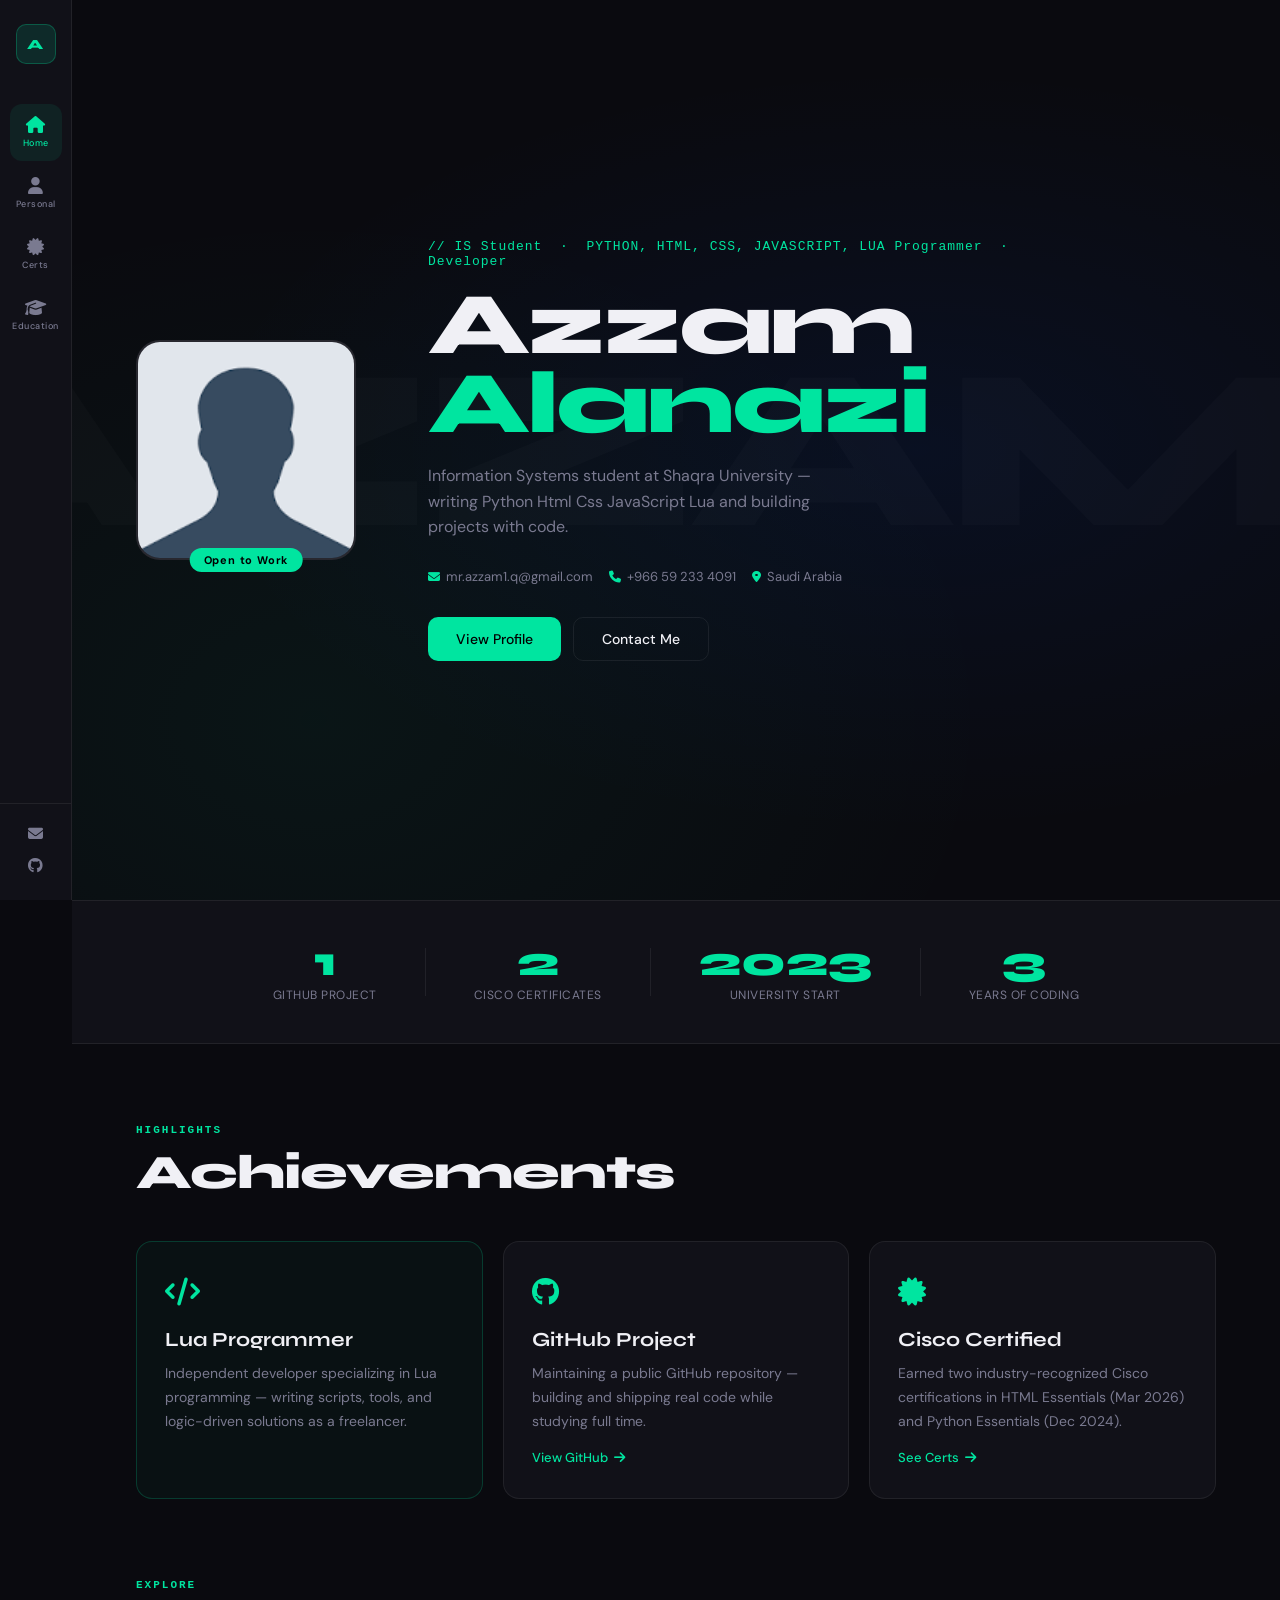
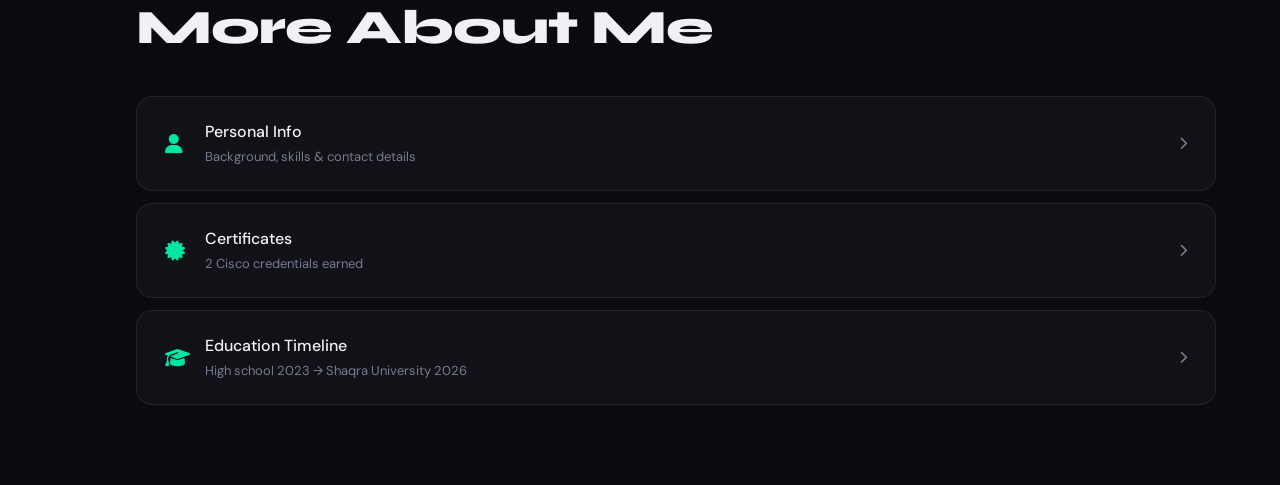
<file: index.html>
<!DOCTYPE html>
<html lang="en">
<head>
  <meta charset="UTF-8" />
  <meta name="viewport" content="width=device-width, initial-scale=1.0"/>
  <title>Azzam Alanazi — IS Student & Phython, HTML, CSS, JavaScript, Lua Developer</title>
  <link rel="stylesheet" href="style.css" />
  <link href="https://fonts.googleapis.com/css2?family=Syne:wght@700;800&family=DM+Sans:ital,opsz,wght@0,9..40,300;0,9..40,400;0,9..40,500;1,9..40,300&display=swap" rel="stylesheet"/>
  <link rel="stylesheet" href="https://cdnjs.cloudflare.com/ajax/libs/font-awesome/6.5.0/css/all.min.css"/>
</head>
<body>

  <nav class="sidebar" id="sidebar">
    <div class="sidebar-brand">A</div>
    <ul class="nav-links">
      <li><a href="index.html" class="active" title="Home"><i class="fas fa-house"></i><span>Home</span></a></li>
      <li><a href="personal.html" title="Personal Info"><i class="fas fa-user"></i><span>Personal</span></a></li>
      <li><a href="certificates.html" title="Certificates"><i class="fas fa-certificate"></i><span>Certs</span></a></li>
      <li><a href="education.html" title="Education"><i class="fas fa-graduation-cap"></i><span>Education</span></a></li>
    </ul>
    <div class="sidebar-footer">
      <a href="mailto:mr.azzam1.q@gmail.com" title="Email"><i class="fas fa-envelope"></i></a>
      <a href="https://github.com" target="_blank" title="GitHub"><i class="fab fa-github"></i></a>
    </div>
  </nav>

  <main class="main">

    <section class="hero">
      <div class="hero-bg-text">AZZAM</div>
      <div class="hero-inner">
        <div class="hero-photo-wrap">
          <div class="hero-photo">
            <img src="photo.jpg" alt="Azzam Alanazi" onerror="this.style.display='none'"/>
            <div class="photo-placeholder"><i class="fas fa-user"></i></div>
          </div>
          <div class="hero-badge">Open to Work</div>
        </div>
        <div class="hero-text">
          <p class="hero-tag">// IS Student &nbsp;·&nbsp; PYTHON, HTML, CSS, JAVASCRIPT, LUA Programmer &nbsp;·&nbsp; Developer</p>
          <h1 class="hero-name">Azzam<br/><span>Alanazi</span></h1>
          <p class="hero-subtitle">Information Systems student at Shaqra University — writing Python Html Css JavaScript Lua and building projects with code.</p>
          <div class="hero-contact">
            <a href="mailto:mr.azzam1.q@gmail.com"><i class="fas fa-envelope"></i> mr.azzam1.q@gmail.com</a>
            <a href="tel:+966592334091"><i class="fas fa-phone"></i> +966 59 233 4091</a>
            <span><i class="fas fa-location-dot"></i> Saudi Arabia</span>
          </div>
          <div class="hero-ctas">
            <a href="personal.html" class="btn btn-primary">View Profile</a>
            <a href="mailto:mr.azzam1.q@gmail.com" class="btn btn-outline">Contact Me</a>
          </div>
        </div>
      </div>
    </section>

    <section class="stats-strip">
      <div class="stat">
        <span class="stat-num">1</span>
        <span class="stat-label">GitHub Project</span>
      </div>
      <div class="stat-divider"></div>
      <div class="stat">
        <span class="stat-num" data-target="2">0</span>
        <span class="stat-label">Cisco Certificates</span>
      </div>
      <div class="stat-divider"></div>
      <div class="stat">
        <span class="stat-num">2023</span>
        <span class="stat-label">University Start</span>
      </div>
      <div class="stat-divider"></div>
      <div class="stat">
        <span class="stat-num">3</span>
        <span class="stat-label">Years of Coding</span>
      </div>
    </section>

    <section class="section">
      <div class="section-header">
        <span class="section-tag">highlights</span>
        <h2>Achievements</h2>
      </div>
      <div class="cards-grid">
        <div class="card card--accent">
          <div class="card-icon"><i class="fas fa-code"></i></div>
          <h3>Lua Programmer</h3>
          <p>Independent developer specializing in Lua programming — writing scripts, tools, and logic-driven solutions as a freelancer.</p>
        </div>
        <div class="card">
          <div class="card-icon"><i class="fab fa-github"></i></div>
          <h3>GitHub Project</h3>
          <p>Maintaining a public GitHub repository — building and shipping real code while studying full time.</p>
          <a href="https://github.com" target="_blank" class="card-link">View GitHub <i class="fas fa-arrow-right"></i></a>
        </div>
        <div class="card">
          <div class="card-icon"><i class="fas fa-certificate"></i></div>
          <h3>Cisco Certified</h3>
          <p>Earned two industry-recognized Cisco certifications in HTML Essentials (Mar 2026) and Python Essentials (Dec 2024).</p>
          <a href="certificates.html" class="card-link">See Certs <i class="fas fa-arrow-right"></i></a>
        </div>
      </div>
    </section>

    <section class="section section--pages">
      <div class="section-header">
        <span class="section-tag">explore</span>
        <h2>More About Me</h2>
      </div>
      <div class="page-links">
        <a href="personal.html" class="page-card">
          <i class="fas fa-user fa-lg"></i>
          <div>
            <strong>Personal Info</strong>
            <span>Background, skills &amp; contact details</span>
          </div>
          <i class="fas fa-chevron-right arrow"></i>
        </a>
        <a href="certificates.html" class="page-card">
          <i class="fas fa-certificate fa-lg"></i>
          <div>
            <strong>Certificates</strong>
            <span>2 Cisco credentials earned</span>
          </div>
          <i class="fas fa-chevron-right arrow"></i>
        </a>
        <a href="education.html" class="page-card">
          <i class="fas fa-graduation-cap fa-lg"></i>
          <div>
            <strong>Education Timeline</strong>
            <span>High school 2023 → Shaqra University 2026</span>
          </div>
          <i class="fas fa-chevron-right arrow"></i>
        </a>
      </div>
    </section>

  </main>

  <script src="main.js"></script>
</body>
</html>
</file>
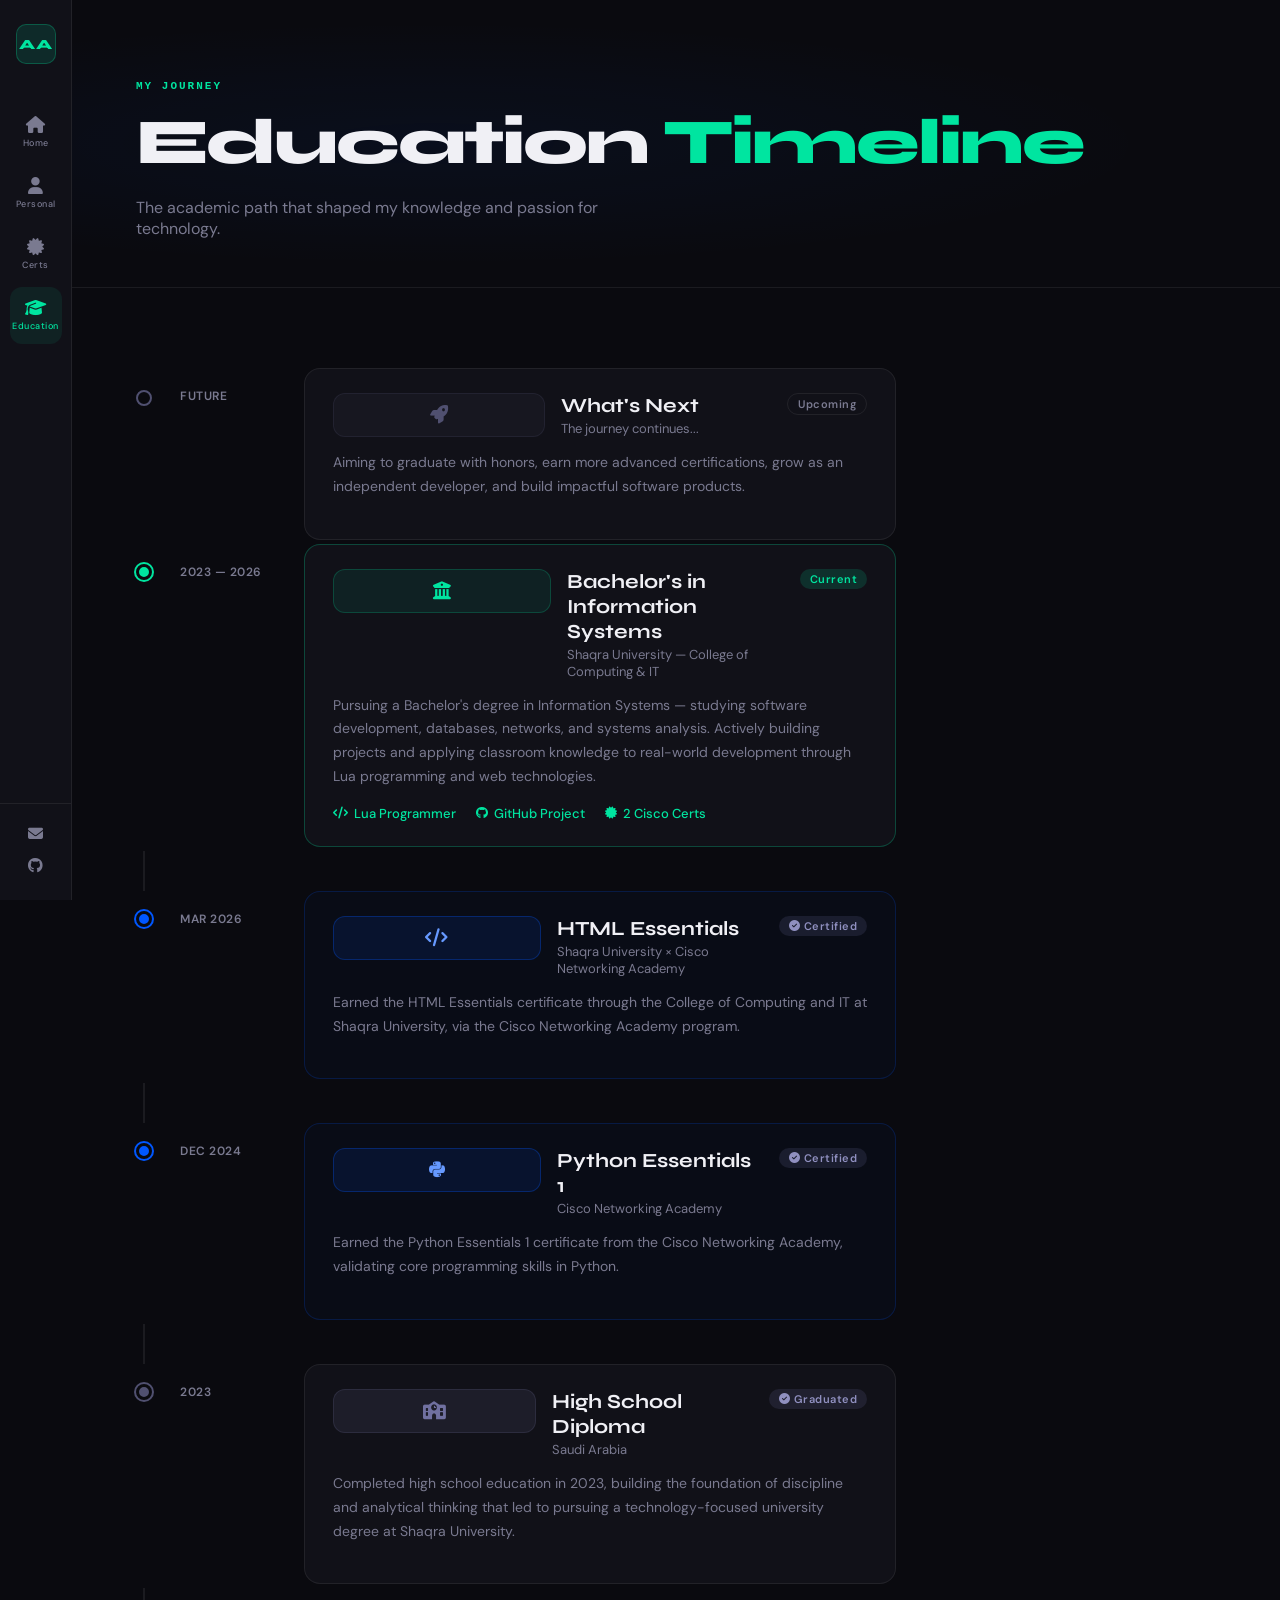
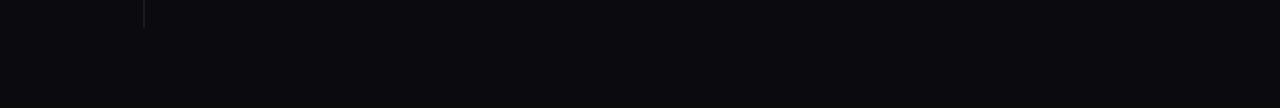
<file: education.html>
<!DOCTYPE html>
<html lang="en">
<head>
  <meta charset="UTF-8" />
  <meta name="viewport" content="width=device-width, initial-scale=1.0"/>
  <title>Education — Azzam Alanazi</title>
  <link rel="stylesheet" href="style.css" />
  <link href="https://fonts.googleapis.com/css2?family=Syne:wght@700;800&family=DM+Sans:ital,opsz,wght@0,9..40,300;0,9..40,400;0,9..40,500;1,9..40,300&display=swap" rel="stylesheet"/>
  <link rel="stylesheet" href="https://cdnjs.cloudflare.com/ajax/libs/font-awesome/6.5.0/css/all.min.css"/>
</head>
<body>

  <nav class="sidebar">
    <div class="sidebar-brand">AA</div>
    <ul class="nav-links">
      <li><a href="index.html" title="Home"><i class="fas fa-house"></i><span>Home</span></a></li>
      <li><a href="personal.html" title="Personal Info"><i class="fas fa-user"></i><span>Personal</span></a></li>
      <li><a href="certificates.html" title="Certificates"><i class="fas fa-certificate"></i><span>Certs</span></a></li>
      <li><a href="education.html" class="active" title="Education"><i class="fas fa-graduation-cap"></i><span>Education</span></a></li>
    </ul>
    <div class="sidebar-footer">
      <a href="mailto:mr.azzam1.q@gmail.com" title="Email"><i class="fas fa-envelope"></i></a>
      <a href="https://github.com" target="_blank" title="GitHub"><i class="fab fa-github"></i></a>
    </div>
  </nav>

  <main class="main">

    <section class="page-hero">
      <div class="page-hero-inner">
        <span class="section-tag">my journey</span>
        <h1>Education <span>Timeline</span></h1>
        <p>The academic path that shaped my knowledge and passion for technology.</p>
      </div>
    </section>

    <section class="section">
      <div class="timeline">

        <div class="timeline-item timeline-item--future">
          <div class="timeline-dot timeline-dot--future"></div>
          <div class="timeline-year">Future</div>
          <div class="timeline-card timeline-card--future">
            <div class="timeline-card-header">
              <div class="tl-icon tl-icon--future"><i class="fas fa-rocket"></i></div>
              <div>
                <h3>What's Next</h3>
                <p class="tl-school">The journey continues...</p>
              </div>
              <span class="badge badge--outline">Upcoming</span>
            </div>
            <p class="tl-desc">Aiming to graduate with honors, earn more advanced certifications, grow as an independent developer, and build impactful software products.</p>
          </div>
        </div>
        <!-- CURRENT: University -->
        <div class="timeline-item timeline-item--active">
          <div class="timeline-dot"></div>
          <div class="timeline-year">2023 — 2026</div>
          <div class="timeline-card">
            <div class="timeline-card-header">
              <div class="tl-icon"><i class="fas fa-university"></i></div>
              <div>
                <h3>Bachelor's in Information Systems</h3>
                <p class="tl-school">Shaqra University — College of Computing &amp; IT</p>
              </div>
              <span class="badge badge--green">Current</span>
            </div>
            <p class="tl-desc">Pursuing a Bachelor's degree in Information Systems — studying software development, databases, networks, and systems analysis. Actively building projects and applying classroom knowledge to real-world development through Lua programming and web technologies.</p>
            <div class="tl-highlights">
              <div class="tl-highlight"><i class="fas fa-code"></i> Lua Programmer</div>
              <div class="tl-highlight"><i class="fab fa-github"></i> GitHub Project</div>
              <div class="tl-highlight"><i class="fas fa-certificate"></i> 2 Cisco Certs</div>
            </div>
          </div>
        </div>

        <div class="timeline-connector"></div>

        <!-- Cisco HTML cert milestone -->
        <div class="timeline-item">
          <div class="timeline-dot timeline-dot--milestone"></div>
          <div class="timeline-year">Mar 2026</div>
          <div class="timeline-card timeline-card--milestone">
            <div class="timeline-card-header">
              <div class="tl-icon tl-icon--milestone"><i class="fas fa-code"></i></div>
              <div>
                <h3>HTML Essentials</h3>
                <p class="tl-school">Shaqra University × Cisco Networking Academy</p>
              </div>
              <span class="badge badge--done"><i class="fas fa-circle-check"></i> Certified</span>
            </div>
            <p class="tl-desc">Earned the HTML Essentials certificate through the College of Computing and IT at Shaqra University, via the Cisco Networking Academy program.</p>
          </div>
        </div>

        <div class="timeline-connector"></div>

        <!-- Cisco Python cert milestone -->
        <div class="timeline-item">
          <div class="timeline-dot timeline-dot--milestone"></div>
          <div class="timeline-year">Dec 2024</div>
          <div class="timeline-card timeline-card--milestone">
            <div class="timeline-card-header">
              <div class="tl-icon tl-icon--milestone"><i class="fab fa-python"></i></div>
              <div>
                <h3>Python Essentials 1</h3>
                <p class="tl-school">Cisco Networking Academy</p>
              </div>
              <span class="badge badge--done"><i class="fas fa-circle-check"></i> Certified</span>
            </div>
            <p class="tl-desc">Earned the Python Essentials 1 certificate from the Cisco Networking Academy, validating core programming skills in Python.</p>
          </div>
        </div>

        <div class="timeline-connector"></div>
        
        <!-- High school -->
        <div class="timeline-item">
          <div class="timeline-dot timeline-dot--done"></div>
          <div class="timeline-year">2023</div>
          <div class="timeline-card">
            <div class="timeline-card-header">
              <div class="tl-icon tl-icon--done"><i class="fas fa-school"></i></div>
              <div>
                <h3>High School Diploma</h3>
                <p class="tl-school">Saudi Arabia</p>
              </div>
              <span class="badge badge--done"><i class="fas fa-circle-check"></i> Graduated</span>
            </div>
            <p class="tl-desc">Completed high school education in 2023, building the foundation of discipline and analytical thinking that led to pursuing a technology-focused university degree at Shaqra University.</p>
          </div>
        </div>

        <div class="timeline-connector"></div>



      </div>
    </section>
  </main>
  <script src="main.js"></script>
</body>
</html>
</file>
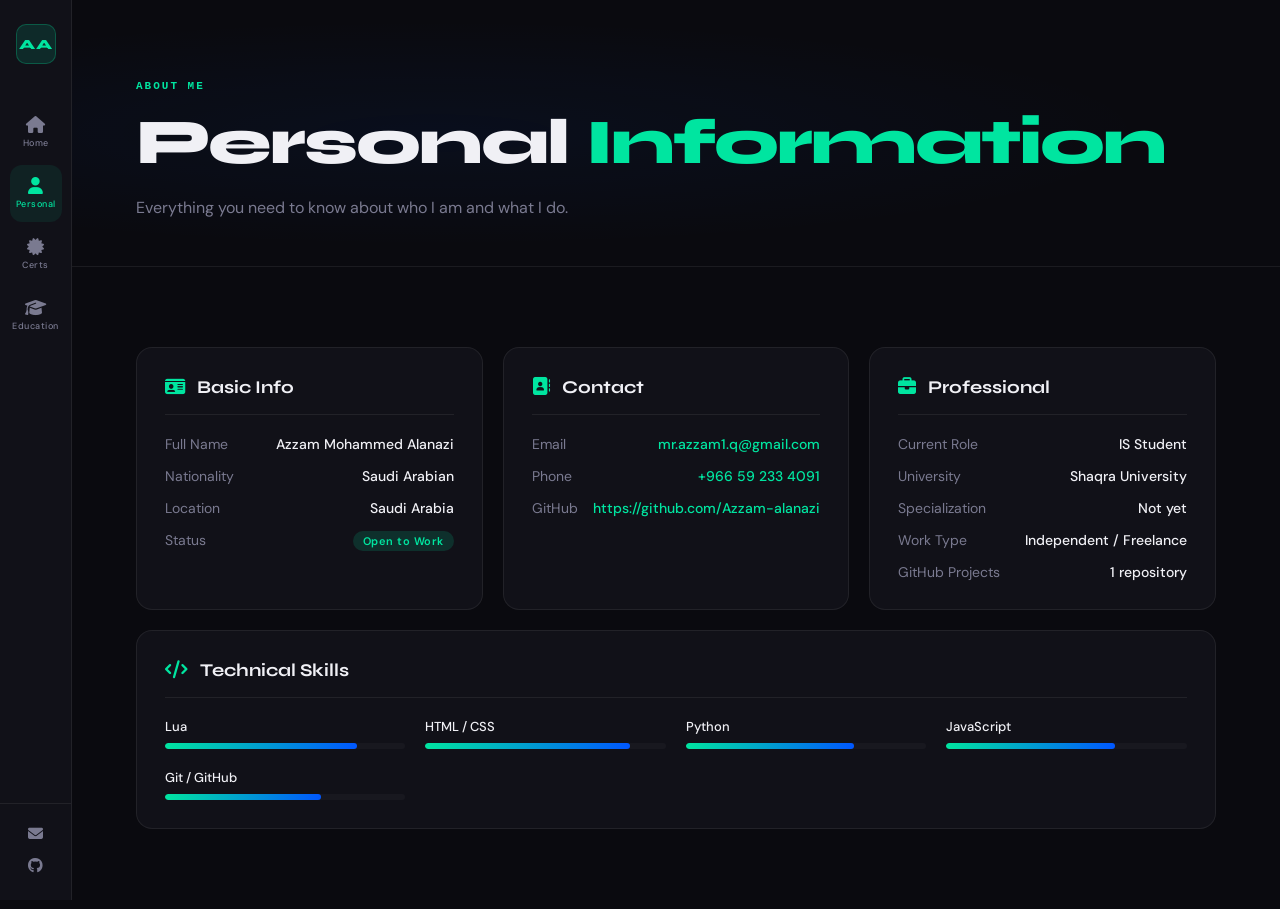
<file: personal.html>
<!DOCTYPE html>
<html lang="en">
<head>
  <meta charset="UTF-8" />
  <meta name="viewport" content="width=device-width, initial-scale=1.0"/>
  <title>Personal Info — Azzam Alanazi</title>
  <link rel="stylesheet" href="style.css" />
  <link href="https://fonts.googleapis.com/css2?family=Syne:wght@700;800&family=DM+Sans:ital,opsz,wght@0,9..40,300;0,9..40,400;0,9..40,500;1,9..40,300&display=swap" rel="stylesheet"/>
  <link rel="stylesheet" href="https://cdnjs.cloudflare.com/ajax/libs/font-awesome/6.5.0/css/all.min.css"/>
</head>
<body>

  <nav class="sidebar">
    <div class="sidebar-brand">AA</div>
    <ul class="nav-links">
      <li><a href="index.html" title="Home"><i class="fas fa-house"></i><span>Home</span></a></li>
      <li><a href="personal.html" class="active" title="Personal Info"><i class="fas fa-user"></i><span>Personal</span></a></li>
      <li><a href="certificates.html" title="Certificates"><i class="fas fa-certificate"></i><span>Certs</span></a></li>
      <li><a href="education.html" title="Education"><i class="fas fa-graduation-cap"></i><span>Education</span></a></li>
    </ul>
    <div class="sidebar-footer">
      <a href="mailto:mr.azzam1.q@gmail.com" title="Email"><i class="fas fa-envelope"></i></a>
      <a href="https://github.com" target="_blank" title="GitHub"><i class="fab fa-github"></i></a>
    </div>
  </nav>

  <main class="main">

    <section class="page-hero">
      <div class="page-hero-inner">
        <span class="section-tag">about me</span>
        <h1>Personal <span>Information</span></h1>
        <p>Everything you need to know about who I am and what I do.</p>
      </div>
    </section>

    <section class="section">
      <div class="info-grid">

        <div class="info-card">
          <div class="info-card-header">
            <i class="fas fa-id-card"></i>
            <h3>Basic Info</h3>
          </div>
          <ul class="info-list">
            <li><span class="info-key">Full Name</span><span class="info-val">Azzam Mohammed Alanazi</span></li>
            <li><span class="info-key">Nationality</span><span class="info-val">Saudi Arabian</span></li>
            <li><span class="info-key">Location</span><span class="info-val">Saudi Arabia</span></li>
            <li><span class="info-key">Status</span><span class="info-val"><span class="badge badge--green">Open to Work</span></span></li>
          </ul>
        </div>

        <div class="info-card">
          <div class="info-card-header">
            <i class="fas fa-address-book"></i>
            <h3>Contact</h3>
          </div>
          <ul class="info-list">
            <li><span class="info-key">Email</span><span class="info-val"><a href="mailto:mr.azzam1.q@gmail.com">mr.azzam1.q@gmail.com</a></span></li>
            <li><span class="info-key">Phone</span><span class="info-val"><a href="tel:+966592334091">+966 59 233 4091</a></span></li>
            <li><span class="info-key">GitHub</span><span class="info-val"><a href="https://github.com" target="_blank">https://github.com/Azzam-alanazi</a></span></li>
          </ul>
        </div>

        <div class="info-card">
          <div class="info-card-header">
            <i class="fas fa-briefcase"></i>
            <h3>Professional</h3>
          </div>
          <ul class="info-list">
            <li><span class="info-key">Current Role</span><span class="info-val">IS Student</span></li>
            <li><span class="info-key">University</span><span class="info-val">Shaqra University</span></li>
            <li><span class="info-key">Specialization</span><span class="info-val">Not yet</span></li>
            <li><span class="info-key">Work Type</span><span class="info-val">Independent / Freelance</span></li>
            <li><span class="info-key">GitHub Projects</span><span class="info-val">1 repository</span></li>
          </ul>
        </div>

        <div class="info-card info-card--wide">
          <div class="info-card-header">
            <i class="fas fa-code"></i>
            <h3>Technical Skills</h3>
          </div>
          <div class="skills-grid">
            <div class="skill-item">
              <span class="skill-name">Lua</span>
              <div class="skill-bar"><div class="skill-fill" style="--w:80%"></div></div>
            </div>
            <div class="skill-item">
              <span class="skill-name">HTML / CSS</span>
              <div class="skill-bar"><div class="skill-fill" style="--w:85%"></div></div>
            </div>
            <div class="skill-item">
              <span class="skill-name">Python</span>
              <div class="skill-bar"><div class="skill-fill" style="--w:70%"></div></div>
            </div>
              <div class="skill-item">
              <span class="skill-name">JavaScript</span>
              <div class="skill-bar"><div class="skill-fill" style="--w:70%"></div></div>
            </div>
            <div class="skill-item">
              <span class="skill-name">Git / GitHub</span>
              <div class="skill-bar"><div class="skill-fill" style="--w:65%"></div></div>
            </div>
          </div>
        </div>

      </div>
    </section>

  </main>
  <script src="main.js"></script>
</body>
</html>
</file>
<file: style.css>
/* ── RESET & BASE ─────────────────────────────────── */
*, *::before, *::after { box-sizing: border-box; margin: 0; padding: 0; }

:root {
  --accent: #00e5a0;
  --accent2: #0057ff;
  --bg: #0a0a0f;
  --bg2: #111118;
  --bg3: #18181f;
  --border: rgba(255,255,255,0.07);
  --text: #f0f0f5;
  --text-muted: #7a7a90;
  --sidebar-w: 72px;
  --radius: 16px;
  --font-display: 'Syne', sans-serif;
  --font-body: 'DM Sans', sans-serif;
}

html { scroll-behavior: smooth; }

body {
  font-family: var(--font-body);
  background: var(--bg);
  color: var(--text);
  display: flex;
  min-height: 100vh;
  overflow-x: hidden;
}

a { color: inherit; text-decoration: none; }

/* ── SIDEBAR ─────────────────────────────────────── */
.sidebar {
  position: fixed;
  left: 0; top: 0; bottom: 0;
  width: var(--sidebar-w);
  background: var(--bg2);
  border-right: 1px solid var(--border);
  display: flex;
  flex-direction: column;
  align-items: center;
  padding: 24px 0;
  z-index: 100;
  gap: 0;
}

.sidebar-brand {
  font-family: var(--font-display);
  font-size: 14px;
  font-weight: 800;
  color: var(--accent);
  letter-spacing: 1px;
  margin-bottom: 40px;
  width: 40px; height: 40px;
  background: rgba(0,229,160,0.12);
  border: 1px solid rgba(0,229,160,0.25);
  border-radius: 10px;
  display: flex; align-items: center; justify-content: center;
}

.nav-links {
  list-style: none;
  display: flex;
  flex-direction: column;
  gap: 4px;
  flex: 1;
}

.nav-links a {
  display: flex;
  flex-direction: column;
  align-items: center;
  gap: 4px;
  padding: 12px 8px;
  border-radius: 12px;
  color: var(--text-muted);
  transition: all 0.2s;
  font-size: 10px;
  width: 52px;
}

.nav-links a span { font-size: 9px; font-weight: 500; letter-spacing: 0.5px; }

.nav-links a:hover, .nav-links a.active {
  color: var(--accent);
  background: rgba(0,229,160,0.08);
}

.nav-links a i { font-size: 17px; }

.sidebar-footer {
  display: flex;
  flex-direction: column;
  gap: 12px;
  padding-top: 20px;
  border-top: 1px solid var(--border);
  width: 100%;
  align-items: center;
}

.sidebar-footer a {
  color: var(--text-muted);
  font-size: 15px;
  transition: color 0.2s;
}
.sidebar-footer a:hover { color: var(--accent); }

/* ── MAIN ────────────────────────────────────────── */
.main {
  margin-left: var(--sidebar-w);
  flex: 1;
  min-height: 100vh;
}

/* ── HERO ────────────────────────────────────────── */
.hero {
  position: relative;
  min-height: 100vh;
  display: flex;
  align-items: center;
  padding: 60px 64px;
  overflow: hidden;
  background: radial-gradient(ellipse at 70% 50%, rgba(0,87,255,0.08) 0%, transparent 60%),
              radial-gradient(ellipse at 20% 80%, rgba(0,229,160,0.05) 0%, transparent 50%);
}

.hero-bg-text {
  position: absolute;
  right: -20px; top: 50%;
  transform: translateY(-50%);
  font-family: var(--font-display);
  font-size: clamp(120px, 18vw, 260px);
  font-weight: 800;
  color: rgba(255,255,255,0.02);
  line-height: 1;
  pointer-events: none;
  user-select: none;
  letter-spacing: -10px;
}

.hero-inner {
  display: flex;
  align-items: center;
  gap: 72px;
  max-width: 960px;
  width: 100%;
  position: relative;
  z-index: 1;
}

.hero-photo-wrap {
  position: relative;
  flex-shrink: 0;
}

.hero-photo {
  width: 220px; height: 220px;
  border-radius: 24px;
  overflow: hidden;
  background: var(--bg3);
  border: 2px solid var(--border);
  position: relative;
}

.hero-photo img {
  width: 100%; height: 100%;
  object-fit: cover;
}

.photo-placeholder {
  position: absolute;
  inset: 0;
  display: flex;
  align-items: center;
  justify-content: center;
  font-size: 64px;
  color: var(--text-muted);
  background: var(--bg3);
}

.hero-photo img + .photo-placeholder { display: none; }

.hero-badge {
  position: absolute;
  bottom: -12px; left: 50%;
  transform: translateX(-50%);
  background: var(--accent);
  color: #000;
  font-size: 11px;
  font-weight: 700;
  letter-spacing: 0.8px;
  padding: 5px 14px;
  border-radius: 20px;
  white-space: nowrap;
}

.hero-text { flex: 1; }

.hero-tag {
  font-size: 13px;
  color: var(--accent);
  font-weight: 400;
  letter-spacing: 1px;
  margin-bottom: 16px;
  font-family: 'Courier New', monospace;
}

.hero-name {
  font-family: var(--font-display);
  font-size: clamp(52px, 7vw, 88px);
  font-weight: 800;
  line-height: 0.9;
  letter-spacing: -3px;
  margin-bottom: 20px;
}

.hero-name span { color: var(--accent); }

.hero-subtitle {
  font-size: 16px;
  color: var(--text-muted);
  line-height: 1.6;
  max-width: 400px;
  margin-bottom: 28px;
}

.hero-contact {
  display: flex;
  flex-wrap: wrap;
  gap: 16px;
  margin-bottom: 32px;
}

.hero-contact a, .hero-contact span {
  font-size: 13px;
  color: var(--text-muted);
  display: flex;
  align-items: center;
  gap: 6px;
  transition: color 0.2s;
}
.hero-contact a:hover { color: var(--accent); }
.hero-contact i { color: var(--accent); font-size: 12px; }

.hero-ctas { display: flex; gap: 12px; flex-wrap: wrap; }

/* ── BUTTONS ─────────────────────────────────────── */
.btn {
  padding: 12px 28px;
  border-radius: 10px;
  font-size: 14px;
  font-weight: 500;
  cursor: pointer;
  transition: all 0.2s;
  display: inline-flex;
  align-items: center;
  gap: 8px;
  font-family: var(--font-body);
}

.btn-primary {
  background: var(--accent);
  color: #000;
}
.btn-primary:hover { background: #00ffa8; transform: translateY(-1px); }

.btn-outline {
  border: 1px solid var(--border);
  color: var(--text);
  background: transparent;
}
.btn-outline:hover { border-color: var(--accent); color: var(--accent); }

/* ── STATS STRIP ─────────────────────────────────── */
.stats-strip {
  display: flex;
  align-items: center;
  justify-content: center;
  gap: 0;
  padding: 40px 64px;
  background: var(--bg2);
  border-top: 1px solid var(--border);
  border-bottom: 1px solid var(--border);
  flex-wrap: wrap;
  gap: 0;
}

.stat {
  display: flex;
  flex-direction: column;
  align-items: center;
  padding: 0 48px;
  gap: 4px;
}

.stat-num {
  font-family: var(--font-display);
  font-size: 42px;
  font-weight: 800;
  color: var(--accent);
  line-height: 1;
}

.stat-label {
  font-size: 12px;
  color: var(--text-muted);
  letter-spacing: 0.5px;
  text-transform: uppercase;
}

.stat-divider {
  width: 1px;
  height: 48px;
  background: var(--border);
}

/* ── SECTIONS ────────────────────────────────────── */
.section {
  padding: 80px 64px;
}

.section + .section { padding-top: 0; }

.section-header {
  margin-bottom: 40px;
}

.section-tag {
  font-size: 11px;
  font-weight: 600;
  letter-spacing: 2px;
  text-transform: uppercase;
  color: var(--accent);
  display: block;
  margin-bottom: 8px;
  font-family: 'Courier New', monospace;
}

.section-header h2 {
  font-family: var(--font-display);
  font-size: clamp(32px, 4vw, 48px);
  font-weight: 800;
  letter-spacing: -1px;
}

/* ── CARDS GRID ──────────────────────────────────── */
.cards-grid {
  display: grid;
  grid-template-columns: repeat(auto-fit, minmax(260px, 1fr));
  gap: 20px;
}

.card {
  background: var(--bg2);
  border: 1px solid var(--border);
  border-radius: var(--radius);
  padding: 32px 28px;
  transition: border-color 0.2s, transform 0.2s;
}

.card:hover {
  border-color: rgba(0,229,160,0.3);
  transform: translateY(-2px);
}

.card--accent { border-color: rgba(0,229,160,0.2); background: rgba(0,229,160,0.03); }

.card-icon {
  font-size: 28px;
  color: var(--accent);
  margin-bottom: 16px;
}

.card h3 {
  font-family: var(--font-display);
  font-size: 20px;
  font-weight: 700;
  margin-bottom: 10px;
}

.card p {
  font-size: 14px;
  color: var(--text-muted);
  line-height: 1.7;
  margin-bottom: 16px;
}

.card-link {
  font-size: 13px;
  color: var(--accent);
  font-weight: 500;
  display: flex;
  align-items: center;
  gap: 6px;
  transition: gap 0.2s;
}
.card-link:hover { gap: 10px; }

/* ── PAGE LINKS ──────────────────────────────────── */
.page-links { display: flex; flex-direction: column; gap: 12px; }

.page-card {
  display: flex;
  align-items: center;
  gap: 20px;
  padding: 24px 28px;
  background: var(--bg2);
  border: 1px solid var(--border);
  border-radius: var(--radius);
  transition: all 0.2s;
  color: var(--text);
}

.page-card:hover { border-color: var(--accent); transform: translateX(4px); }
.page-card > i:first-child { color: var(--accent); width: 20px; }
.page-card > div { flex: 1; }
.page-card strong { display: block; font-size: 16px; font-weight: 500; margin-bottom: 3px; }
.page-card span { font-size: 13px; color: var(--text-muted); }
.page-card .arrow { color: var(--text-muted); font-size: 13px; }

/* ── PAGE HERO ───────────────────────────────────── */
.page-hero {
  padding: 80px 64px 48px;
  background: radial-gradient(ellipse at 30% 50%, rgba(0,87,255,0.06) 0%, transparent 60%);
  border-bottom: 1px solid var(--border);
}

.page-hero-inner h1 {
  font-family: var(--font-display);
  font-size: clamp(40px, 5vw, 64px);
  font-weight: 800;
  letter-spacing: -2px;
  margin: 12px 0 16px;
}

.page-hero-inner h1 span { color: var(--accent); }

.page-hero-inner p {
  font-size: 16px;
  color: var(--text-muted);
  max-width: 480px;
}

/* ── INFO GRID ───────────────────────────────────── */
.info-grid {
  display: grid;
  grid-template-columns: repeat(auto-fit, minmax(280px, 1fr));
  gap: 20px;
}

.info-card {
  background: var(--bg2);
  border: 1px solid var(--border);
  border-radius: var(--radius);
  padding: 28px;
}

.info-card--wide { grid-column: 1 / -1; }

.info-card-header {
  display: flex;
  align-items: center;
  gap: 12px;
  margin-bottom: 20px;
  padding-bottom: 16px;
  border-bottom: 1px solid var(--border);
}

.info-card-header i { color: var(--accent); font-size: 18px; }
.info-card-header h3 { font-family: var(--font-display); font-size: 18px; font-weight: 700; }

.info-list { list-style: none; display: flex; flex-direction: column; gap: 14px; }

.info-list li {
  display: flex;
  justify-content: space-between;
  align-items: center;
  font-size: 14px;
  gap: 12px;
}

.info-key { color: var(--text-muted); flex-shrink: 0; }
.info-val { font-weight: 500; text-align: right; }
.info-val a { color: var(--accent); }
.info-val a:hover { text-decoration: underline; }

/* ── BADGES ──────────────────────────────────────── */
.badge {
  font-size: 11px;
  font-weight: 600;
  padding: 3px 10px;
  border-radius: 20px;
  letter-spacing: 0.5px;
}
.badge--green { background: rgba(0,229,160,0.15); color: var(--accent); }
.badge--done { background: rgba(120,120,180,0.15); color: #9090c0; }
.badge--outline { border: 1px solid var(--border); color: var(--text-muted); }

/* ── SKILLS ──────────────────────────────────────── */
.skills-grid { display: grid; grid-template-columns: repeat(auto-fit, minmax(220px, 1fr)); gap: 20px; }

.skill-item { display: flex; flex-direction: column; gap: 8px; }

.skill-name { font-size: 13px; font-weight: 500; }

.skill-bar {
  height: 6px;
  background: var(--bg3);
  border-radius: 3px;
  overflow: hidden;
}

.skill-fill {
  height: 100%;
  width: var(--w);
  background: linear-gradient(90deg, var(--accent), var(--accent2));
  border-radius: 3px;
  animation: fillBar 1.2s cubic-bezier(0.4,0,0.2,1) both;
  animation-delay: 0.3s;
}

@keyframes fillBar { from { width: 0; } to { width: var(--w); } }

/* ── CERT COUNTER ────────────────────────────────── */
.cert-counter-wrap {
  display: flex;
  gap: 0;
  margin-bottom: 48px;
  background: var(--bg2);
  border: 1px solid var(--border);
  border-radius: var(--radius);
  overflow: hidden;
}

.cert-counter {
  flex: 1;
  padding: 28px;
  text-align: center;
  border-right: 1px solid var(--border);
}
.cert-counter:last-child { border-right: none; }

.counter-num {
  display: block;
  font-family: var(--font-display);
  font-size: 40px;
  font-weight: 800;
  color: var(--accent);
  margin-bottom: 6px;
}

.counter-label {
  font-size: 12px;
  color: var(--text-muted);
  text-transform: uppercase;
  letter-spacing: 0.5px;
}

/* ── CERT CARDS ──────────────────────────────────── */
.cert-grid {
  display: grid;
  grid-template-columns: repeat(auto-fit, minmax(300px, 1fr));
  gap: 24px;
  margin-bottom: 40px;
}

.cert-card {
  background: var(--bg2);
  border: 1px solid var(--border);
  border-radius: var(--radius);
  overflow: hidden;
  transition: transform 0.2s, border-color 0.2s;
}
.cert-card:hover { transform: translateY(-3px); border-color: rgba(0,229,160,0.3); }

.cert-card-top {
  padding: 24px 24px 0;
  display: flex;
  justify-content: space-between;
  align-items: flex-start;
}

.cert-logo {
  width: 56px; height: 56px;
  background: rgba(0,229,160,0.08);
  border: 1px solid rgba(0,229,160,0.2);
  border-radius: 14px;
  display: flex; align-items: center; justify-content: center;
  font-size: 26px;
  color: var(--accent);
}

.cert-badge {
  font-size: 11px;
  font-weight: 700;
  background: rgba(0,87,255,0.15);
  color: #6699ff;
  padding: 4px 12px;
  border-radius: 20px;
  letter-spacing: 0.5px;
}

.cert-card-body { padding: 20px 24px; }

.cert-card-body h3 {
  font-family: var(--font-display);
  font-size: 22px;
  font-weight: 700;
  margin-bottom: 6px;
}

.cert-issuer {
  font-size: 13px;
  color: var(--text-muted);
  margin-bottom: 14px;
  display: flex;
  align-items: center;
  gap: 6px;
}
.cert-issuer i { color: var(--accent); }

.cert-desc { font-size: 14px; color: var(--text-muted); line-height: 1.7; margin-bottom: 16px; }

.cert-tags { display: flex; gap: 8px; flex-wrap: wrap; }
.cert-tags span {
  font-size: 11px;
  padding: 3px 10px;
  background: var(--bg3);
  border: 1px solid var(--border);
  border-radius: 20px;
  color: var(--text-muted);
}

.cert-status { font-size: 13px; font-weight: 500; display: flex; align-items: center; gap: 6px; }
.cert-status--done { color: var(--accent); }

.cert-more {
  text-align: center;
  padding: 32px;
  background: var(--bg2);
  border: 1px dashed var(--border);
  border-radius: var(--radius);
  display: flex;
  flex-direction: column;
  align-items: center;
  gap: 12px;
}
.cert-more p { font-size: 14px; color: var(--text-muted); }

/* ── TIMELINE ────────────────────────────────────── */
.timeline { max-width: 760px; position: relative; }

.timeline-item {
  display: grid;
  grid-template-columns: 20px 100px 1fr;
  gap: 24px;
  align-items: start;
}

.timeline-dot {
  width: 16px; height: 16px;
  border-radius: 50%;
  background: var(--accent);
  border: 3px solid var(--bg);
  box-shadow: 0 0 0 2px var(--accent);
  margin-top: 20px;
  flex-shrink: 0;
}

.timeline-dot--done { background: #505070; box-shadow: 0 0 0 2px #505070; }
.timeline-dot--future { background: transparent; border: 2px solid #505070; box-shadow: none; margin-top: 22px; }
.timeline-dot--milestone { background: #0057ff; box-shadow: 0 0 0 2px #0057ff; }

.timeline-connector {
  width: 2px;
  height: 40px;
  background: var(--border);
  margin-left: 7px;
}

.timeline-year {
  font-size: 12px;
  font-weight: 600;
  color: var(--text-muted);
  letter-spacing: 0.5px;
  text-transform: uppercase;
  padding-top: 20px;
  line-height: 1.4;
}

.timeline-card {
  background: var(--bg2);
  border: 1px solid var(--border);
  border-radius: var(--radius);
  padding: 24px 28px;
  margin-bottom: 4px;
}

.timeline-item--active .timeline-card { border-color: rgba(0,229,160,0.25); }

.timeline-card--future { opacity: 0.6; }

.timeline-card-header {
  display: flex;
  align-items: flex-start;
  gap: 16px;
  margin-bottom: 14px;
}

.tl-icon {
  width: 44px; height: 44px;
  background: rgba(0,229,160,0.08);
  border: 1px solid rgba(0,229,160,0.2);
  border-radius: 12px;
  display: flex; align-items: center; justify-content: center;
  font-size: 18px;
  color: var(--accent);
  flex-shrink: 0;
}
.tl-icon--done { background: rgba(80,80,112,0.2); border-color: rgba(80,80,112,0.3); color: #7070a0; }
.tl-icon--future { background: rgba(80,80,112,0.1); border-color: rgba(80,80,112,0.2); color: #505070; }

.timeline-card-header > div { flex: 1; }

.timeline-card-header h3 {
  font-family: var(--font-display);
  font-size: 20px;
  font-weight: 700;
  margin-bottom: 2px;
}

.tl-school { font-size: 13px; color: var(--text-muted); }

.tl-desc { font-size: 14px; color: var(--text-muted); line-height: 1.7; margin-bottom: 16px; }

.tl-highlights {
  display: flex;
  gap: 20px;
  flex-wrap: wrap;
}

.tl-highlight {
  font-size: 13px;
  color: var(--accent);
  display: flex;
  align-items: center;
  gap: 6px;
  font-weight: 500;
}
.tl-highlight i { font-size: 12px; }

.tl-icon--milestone { background: rgba(0,87,255,0.1); border-color: rgba(0,87,255,0.3); color: #6699ff; }

.timeline-card--milestone {
  border-color: rgba(0,87,255,0.2);
  background: rgba(0,87,255,0.03);
}

.cert-card-footer {
  padding: 16px 24px;
  border-top: 1px solid var(--border);
  display: flex;
  justify-content: space-between;
  align-items: center;
}

.cert-date {
  font-size: 12px;
  color: var(--text-muted);
  display: flex;
  align-items: center;
  gap: 5px;
}
.cert-date i { color: var(--accent); font-size: 11px; }

.cert-sub-issuer {
  font-size: 12px;
  color: var(--text-muted);
  margin-bottom: 12px;
  display: flex;
  align-items: center;
  gap: 6px;
  opacity: 0.8;
}
.cert-sub-issuer i { color: var(--accent); font-size: 10px; }

/* ── ANIMATIONS ──────────────────────────────────── */
@keyframes fadeUp {
  from { opacity: 0; transform: translateY(24px); }
  to   { opacity: 1; transform: translateY(0); }
}

.hero-text { animation: fadeUp 0.7s ease both; }
.hero-photo-wrap { animation: fadeUp 0.7s ease 0.15s both; }
.stats-strip .stat { animation: fadeUp 0.5s ease both; }
.stats-strip .stat:nth-child(1) { animation-delay: 0.1s; }
.stats-strip .stat:nth-child(3) { animation-delay: 0.2s; }
.stats-strip .stat:nth-child(5) { animation-delay: 0.3s; }
.stats-strip .stat:nth-child(7) { animation-delay: 0.4s; }

/* ── RESPONSIVE ──────────────────────────────────── */
@media (max-width: 768px) {
  .hero { padding: 48px 24px; min-height: auto; padding-top: 80px; }
  .hero-inner { flex-direction: column; gap: 40px; align-items: flex-start; }
  .hero-bg-text { display: none; }
  .stats-strip { padding: 32px 24px; gap: 24px; }
  .stat { padding: 0 16px; }
  .stat-divider { display: none; }
  .section { padding: 48px 24px; }
  .page-hero { padding: 48px 24px 32px; }
  .timeline-item { grid-template-columns: 20px 80px 1fr; gap: 12px; }
  .cert-counter-wrap { flex-direction: column; }
  .cert-counter { border-right: none; border-bottom: 1px solid var(--border); }
  .cert-counter:last-child { border-bottom: none; }
}

/* ── CERT SHOWCASE ───────────────────────────────── */
.cert-showcase {
  display: flex;
  flex-direction: column;
  gap: 40px;
  margin-bottom: 40px;
}

.cert-showcase-item {
  background: var(--bg2);
  border: 1px solid var(--border);
  border-radius: var(--radius);
  overflow: hidden;
  transition: border-color 0.2s;
}
.cert-showcase-item:hover { border-color: rgba(0,229,160,0.3); }

.cert-showcase-meta {
  display: flex;
  justify-content: space-between;
  align-items: flex-start;
  padding: 24px 28px;
  gap: 20px;
  flex-wrap: wrap;
  border-bottom: 1px solid var(--border);
}

.cert-showcase-left {
  display: flex;
  align-items: flex-start;
  gap: 16px;
}

.cert-icon-badge {
  width: 52px; height: 52px;
  background: rgba(0,229,160,0.08);
  border: 1px solid rgba(0,229,160,0.2);
  border-radius: 14px;
  display: flex; align-items: center; justify-content: center;
  font-size: 24px;
  color: var(--accent);
  flex-shrink: 0;
}

.cert-showcase-left h3 {
  font-family: var(--font-display);
  font-size: 22px;
  font-weight: 700;
  margin-bottom: 5px;
}

.cert-showcase-right {
  display: flex;
  flex-direction: column;
  align-items: flex-end;
  gap: 8px;
}

.cert-img-wrap {
  position: relative;
  background: #f5f5f5;
  padding: 24px 32px;
  display: flex;
  flex-direction: column;
  align-items: center;
  gap: 14px;
}

.cert-img-wrap img {
  width: 100%;
  max-width: 860px;
  border-radius: 8px;
  box-shadow: 0 8px 40px rgba(0,0,0,0.4);
  display: block;
  transition: transform 0.2s;
}
.cert-img-wrap img:hover { transform: scale(1.01); }

.cert-zoom-btn {
  display: inline-flex;
  align-items: center;
  gap: 7px;
  font-size: 13px;
  font-weight: 500;
  color: var(--text-muted);
  padding: 7px 16px;
  border: 1px solid var(--border);
  border-radius: 20px;
  background: var(--bg2);
  transition: all 0.2s;
}
.cert-zoom-btn:hover { color: var(--accent); border-color: var(--accent); }

/* ── LIGHTBOX ────────────────────────────────────── */
.lightbox {
  position: fixed;
  inset: 0;
  background: rgba(0,0,0,0.92);
  z-index: 999;
  display: none;
  align-items: center;
  justify-content: center;
  padding: 40px;
}
.lightbox.active { display: flex; }

.lightbox img {
  max-width: 100%;
  max-height: 90vh;
  border-radius: 8px;
  box-shadow: 0 20px 80px rgba(0,0,0,0.8);
}

.lightbox-close {
  position: absolute;
  top: 20px; right: 24px;
  background: var(--bg3);
  border: 1px solid var(--border);
  color: var(--text);
  width: 40px; height: 40px;
  border-radius: 50%;
  font-size: 18px;
  cursor: pointer;
  display: flex; align-items: center; justify-content: center;
  transition: all 0.2s;
}
.lightbox-close:hover { background: var(--accent); color: #000; border-color: var(--accent); }

@media (max-width: 768px) {
  .cert-showcase-meta { flex-direction: column; }
  .cert-showcase-right { align-items: flex-start; }
  .cert-img-wrap { padding: 16px; }
}
</file>
